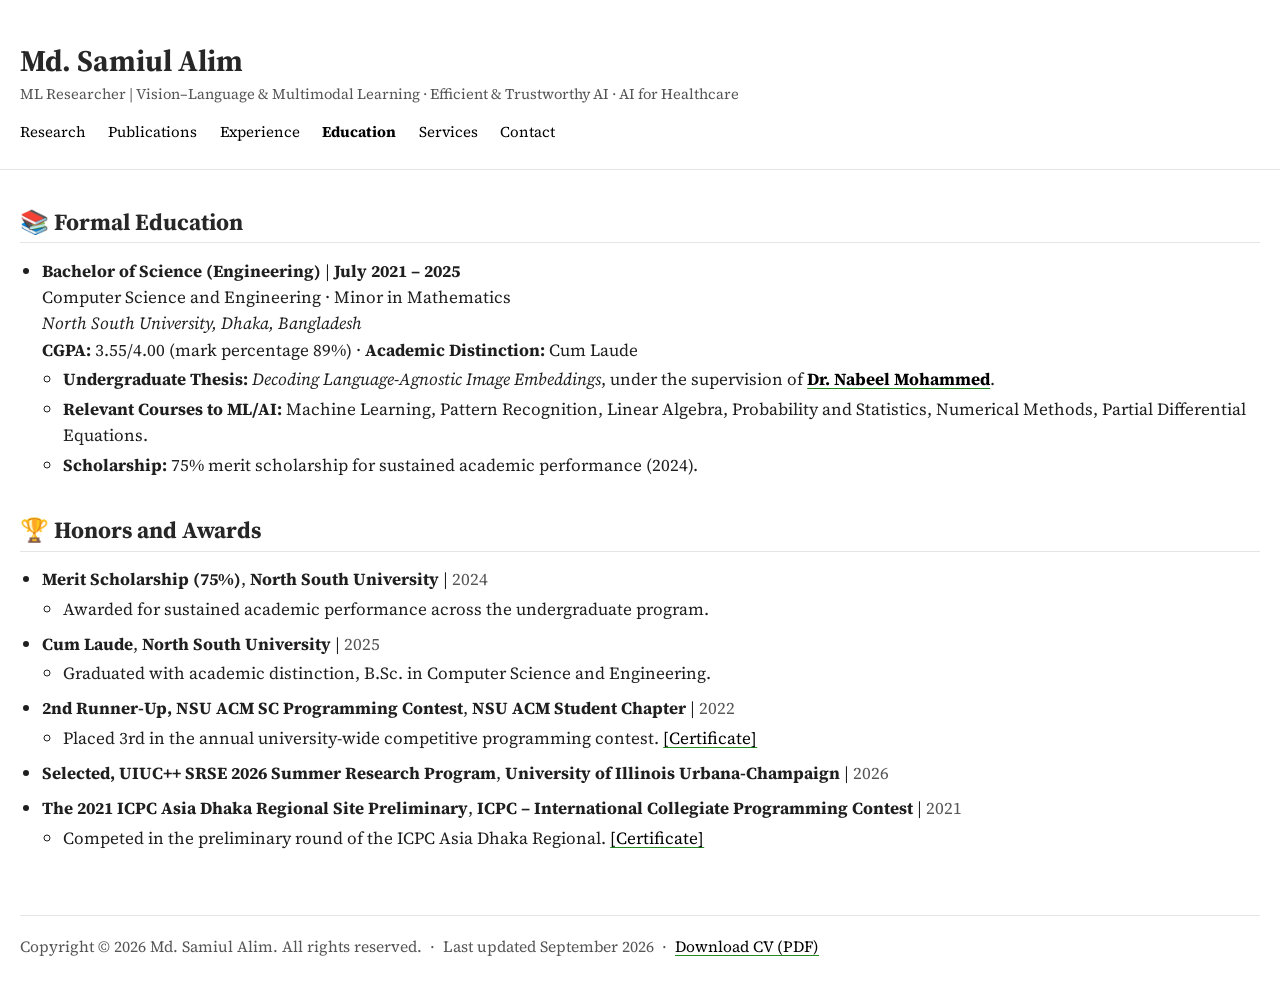
<file: education.html>
<!DOCTYPE html>
<html lang="en">
<head>
    <meta charset="UTF-8">
    <meta name="viewport" content="width=device-width, initial-scale=1.0">
    <title>Md. Samiul Alim — Education</title>
    <meta name="description" content="Education, honors, and awards of Md. Samiul Alim: B.Sc. in Computer Science and Engineering (Minor in Mathematics, Cum Laude), North South University.">
    <link rel="icon" href="data:image/svg+xml,%3Csvg xmlns='http://www.w3.org/2000/svg' viewBox='0 0 64 64'%3E%3Crect width='64' height='64' rx='12' fill='%238b0000'/%3E%3Ctext x='32' y='43' font-family='Georgia,serif' font-size='30' font-weight='700' fill='white' text-anchor='middle'%3ESA%3C/text%3E%3C/svg%3E">
    <link rel="preconnect" href="https://fonts.googleapis.com">
    <link rel="preconnect" href="https://fonts.gstatic.com" crossorigin>
    <link href="https://fonts.googleapis.com/css2?family=Source+Serif+4:ital,opsz,wght@0,8..60,400;0,8..60,600;0,8..60,700;1,8..60,400;1,8..60,600&display=swap" rel="stylesheet">
    <link rel="stylesheet" href="css/styles.css?v=20260910a">
</head>
<body>
<div class="wrapper">

    <div class="navbar container">
        <div class="brand">
            <a href="index.html" class="author-name">Md. Samiul Alim</a>
            <span class="author-tagline">ML Researcher | Vision&ndash;Language &amp; Multimodal Learning &middot; Efficient &amp; Trustworthy AI &middot; AI for Healthcare</span>
        </div>
        <ul class="navbar-ul">
            <li><a href="index.html">Research</a></li>
            <li><a href="publications.html">Publications</a></li>
            <li><a href="experience.html">Experience</a></li>
            <li><a href="education.html" class="current">Education</a></li>
            <li><a href="services.html">Services</a></li>
            <li><a href="contact.html">Contact</a></li>
        </ul>
    </div>
    <hr>

    <div class="container content">

        <!-- Formal education -->
        <h2 id="formal-education">📚 Formal Education</h2>
        <hr>
        <ul class="exp">
            <li>
                <p><span class="role">Bachelor of Science (Engineering)</span> | <b>July 2021 &ndash; 2025</b><br>
                    Computer Science and Engineering &middot; Minor in Mathematics<br>
                    <i>North South University, Dhaka, Bangladesh</i><br>
                    <b>CGPA:</b> 3.55/4.00 (mark percentage 89%) &middot; <b>Academic Distinction:</b> Cum Laude</p>
                <ul>
                    <li><b>Undergraduate Thesis:</b> <i>Decoding Language-Agnostic Image Embeddings</i>, under the supervision of <b><a href="https://scholar.google.com/citations?user=w5djOYsAAAAJ&amp;hl=en" target="_blank" rel="noopener">Dr.&nbsp;Nabeel Mohammed</a></b>.</li>
                    <li><b>Relevant Courses to ML/AI:</b> Machine Learning, Pattern Recognition, Linear Algebra, Probability and Statistics, Numerical Methods, Partial Differential Equations.</li>
                    <li><b>Scholarship:</b> 75% merit scholarship for sustained academic performance (2024).</li>
                </ul>
            </li>
        </ul>

        <!-- Honors and awards -->
        <h2 id="honors">🏆 Honors and Awards</h2>
        <hr>
        <ul class="exp">
            <li>
                <p><span class="role">Merit Scholarship (75%)</span>, <span class="company">North South University</span> | <span class="date">2024</span></p>
                <ul>
                    <li>Awarded for sustained academic performance across the undergraduate program.</li>
                </ul>
            </li>
            <li>
                <p><span class="role">Cum Laude</span>, <span class="company">North South University</span> | <span class="date">2025</span></p>
                <ul>
                    <li>Graduated with academic distinction, B.Sc. in Computer Science and Engineering.</li>
                </ul>
            </li>
            <li>
                <p><span class="role">2nd Runner-Up, NSU ACM SC Programming Contest</span>, <span class="company">NSU ACM Student Chapter</span> | <span class="date">2022</span></p>
                <ul>
                    <li>Placed 3rd in the annual university-wide competitive programming contest. <a href="https://drive.google.com/drive/folders/1tuJorr1hrHSOMUEm-uO5o3Yb9Y1uhcF7" target="_blank" rel="noopener">[Certificate]</a></li>
                </ul>
            </li>
            <li>
                <p><span class="role">Selected, UIUC++ SRSE 2026 Summer Research Program</span>, <span class="company">University of Illinois Urbana-Champaign</span> | <span class="date">2026</span></p>
            </li>
            <li>
                <p><span class="role">The 2021 ICPC Asia Dhaka Regional Site Preliminary</span>, <span class="company">ICPC &ndash; International Collegiate Programming Contest</span> | <span class="date">2021</span></p>
                <ul>
                    <li>Competed in the preliminary round of the ICPC Asia Dhaka Regional. <a href="https://drive.google.com/file/d/1PQD9_QAVl84CQfZeoSsQW3EDvL6Mr_ci/view" target="_blank" rel="noopener">[Certificate]</a></li>
                </ul>
            </li>
        </ul>

        <p class="footer">Copyright &copy; 2026 Md. Samiul Alim. All rights reserved. &nbsp;&middot;&nbsp; Last updated September 2026 &nbsp;&middot;&nbsp; <a href="CV_Md__Samiul_Alim.pdf" target="_blank" rel="noopener">Download CV (PDF)</a></p>
    </div>
</div>

<div id="page-contents">
    <h4>Page Contents</h4>
</div>

<script src="js/main.js?v=20260910a"></script>
</body>
</html>
</file>
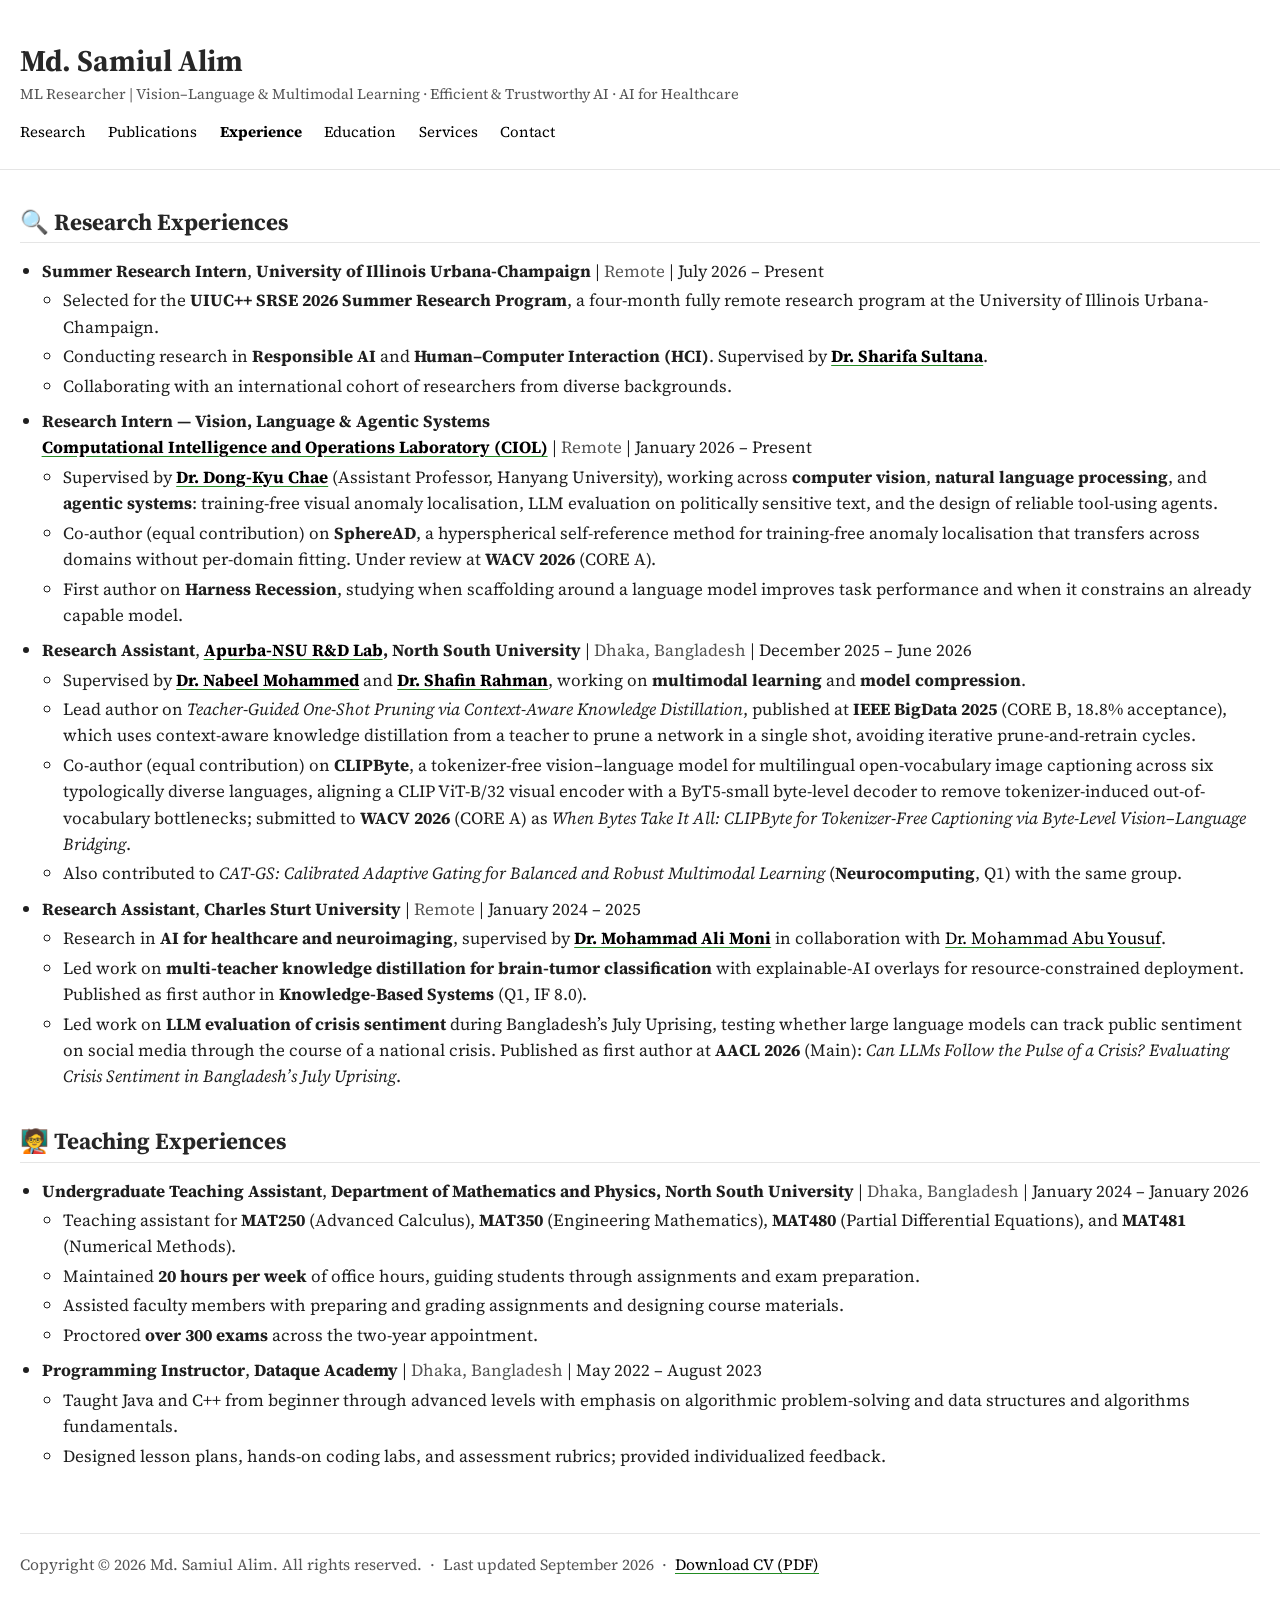
<file: experience.html>
<!DOCTYPE html>
<html lang="en">
<head>
    <meta charset="UTF-8">
    <meta name="viewport" content="width=device-width, initial-scale=1.0">
    <title>Md. Samiul Alim — Experience</title>
    <meta name="description" content="Research and teaching experience of Md. Samiul Alim: UIUC++ SRSE 2026 summer research intern, Research Intern at the Computational Intelligence and Operations Laboratory (CIOL), Research Assistant at the Apurba-NSU R&amp;D Lab, and undergraduate teaching assistant in mathematics.">
    <link rel="icon" href="data:image/svg+xml,%3Csvg xmlns='http://www.w3.org/2000/svg' viewBox='0 0 64 64'%3E%3Crect width='64' height='64' rx='12' fill='%238b0000'/%3E%3Ctext x='32' y='43' font-family='Georgia,serif' font-size='30' font-weight='700' fill='white' text-anchor='middle'%3ESA%3C/text%3E%3C/svg%3E">
    <link rel="preconnect" href="https://fonts.googleapis.com">
    <link rel="preconnect" href="https://fonts.gstatic.com" crossorigin>
    <link href="https://fonts.googleapis.com/css2?family=Source+Serif+4:ital,opsz,wght@0,8..60,400;0,8..60,600;0,8..60,700;1,8..60,400;1,8..60,600&display=swap" rel="stylesheet">
    <link rel="stylesheet" href="css/styles.css?v=20260910a">
</head>
<body>
<div class="wrapper">

    <div class="navbar container">
        <div class="brand">
            <a href="index.html" class="author-name">Md. Samiul Alim</a>
            <span class="author-tagline">ML Researcher | Vision&ndash;Language &amp; Multimodal Learning &middot; Efficient &amp; Trustworthy AI &middot; AI for Healthcare</span>
        </div>
        <ul class="navbar-ul">
            <li><a href="index.html">Research</a></li>
            <li><a href="publications.html">Publications</a></li>
            <li><a href="experience.html" class="current">Experience</a></li>
            <li><a href="education.html">Education</a></li>
            <li><a href="services.html">Services</a></li>
            <li><a href="contact.html">Contact</a></li>
        </ul>
    </div>
    <hr>

    <div class="container content">

        <!-- Research experiences -->
        <h2 id="research">🔍 Research Experiences</h2>
        <hr>
        <ul class="exp">
            <li>
                <p><span class="role">Summer Research Intern</span>, <span class="company">University of Illinois Urbana-Champaign</span> |
                    <span class="date">Remote</span> | July 2026 &ndash; Present</p>
                <ul>
                    <li>Selected for the <b>UIUC++ SRSE 2026 Summer Research Program</b>, a four-month fully remote research program at the University of Illinois Urbana-Champaign.</li>
                    <li>Conducting research in <b>Responsible AI</b> and <b>Human&ndash;Computer Interaction (HCI)</b>. Supervised by <b><a href="https://www.sharifasultana.com/" target="_blank" rel="noopener">Dr.&nbsp;Sharifa Sultana</a></b>.</li>
                    <li>Collaborating with an international cohort of researchers from diverse backgrounds.</li>
                </ul>
            </li>
            <li>
                <p><span class="role">Research Intern &mdash; Vision, Language &amp; Agentic Systems</span><br>
                    <span class="company"><a href="https://ciol-researchlab.github.io/" target="_blank" rel="noopener">Computational Intelligence and Operations Laboratory (CIOL)</a></span> |
                    <span class="date">Remote</span> | January 2026 &ndash; Present</p>
                <ul>
                    <li>Supervised by <b><a href="https://scholar.google.com/citations?user=cUkDvwQAAAAJ&amp;hl=en" target="_blank" rel="noopener">Dr.&nbsp;Dong-Kyu Chae</a></b> (Assistant Professor, Hanyang University), working across <b>computer vision</b>, <b>natural language processing</b>, and <b>agentic systems</b>: training-free visual anomaly localisation, LLM evaluation on politically sensitive text, and the design of reliable tool-using agents.</li>
                    <li>Co-author (equal contribution) on <b>SphereAD</b>, a hyperspherical self-reference method for training-free anomaly localisation that transfers across domains without per-domain fitting. Under review at <b>WACV 2026</b> (CORE A).</li>
                    <li>First author on <b>Harness Recession</b>, studying when scaffolding around a language model improves task performance and when it constrains an already capable model.</li>
                </ul>
            </li>
            <li>
                <p><span class="role">Research Assistant</span>, <span class="company"><a href="https://apurba.com.bd/#Research" target="_blank" rel="noopener">Apurba-NSU R&amp;D Lab</a>, North South University</span> |
                    <span class="date">Dhaka, Bangladesh</span> | December 2025 &ndash; June 2026</p>
                <ul>
                    <li>Supervised by <b><a href="https://scholar.google.com/citations?user=w5djOYsAAAAJ&amp;hl=en" target="_blank" rel="noopener">Dr.&nbsp;Nabeel Mohammed</a></b> and <b><a href="https://scholar.google.com/citations?user=Pe8C-SUAAAAJ&amp;hl=en" target="_blank" rel="noopener">Dr.&nbsp;Shafin Rahman</a></b>, working on <b>multimodal learning</b> and <b>model compression</b>.</li>
                    <li>Lead author on <i>Teacher-Guided One-Shot Pruning via Context-Aware Knowledge Distillation</i>, published at <b>IEEE BigData 2025</b> (CORE B, 18.8% acceptance), which uses context-aware knowledge distillation from a teacher to prune a network in a single shot, avoiding iterative prune-and-retrain cycles.</li>
                    <li>Co-author (equal contribution) on <b>CLIPByte</b>, a tokenizer-free vision&ndash;language model for multilingual open-vocabulary image captioning across six typologically diverse languages, aligning a CLIP ViT-B/32 visual encoder with a ByT5-small byte-level decoder to remove tokenizer-induced out-of-vocabulary bottlenecks; submitted to <b>WACV 2026</b> (CORE A) as <i>When Bytes Take It All: CLIPByte for Tokenizer-Free Captioning via Byte-Level Vision&ndash;Language Bridging</i>.</li>
                    <li>Also contributed to <i>CAT-GS: Calibrated Adaptive Gating for Balanced and Robust Multimodal Learning</i> (<b>Neurocomputing</b>, Q1) with the same group.</li>
                </ul>
            </li>
            <li>
                <p><span class="role">Research Assistant</span>, <span class="company">Charles Sturt University</span> |
                    <span class="date">Remote</span> | January 2024 &ndash; 2025</p>
                <ul>
                    <li>Research in <b>AI for healthcare and neuroimaging</b>, supervised by <b><a href="https://scholar.google.com/citations?user=JnwcUwkAAAAJ&amp;hl=en" target="_blank" rel="noopener">Dr.&nbsp;Mohammad Ali Moni</a></b> in collaboration with <a href="https://scholar.google.com/citations?user=r2wOKBEAAAAJ&amp;hl=en" target="_blank" rel="noopener">Dr.&nbsp;Mohammad Abu Yousuf</a>.</li>
                    <li>Led work on <b>multi-teacher knowledge distillation for brain-tumor classification</b> with explainable-AI overlays for resource-constrained deployment. Published as first author in <b>Knowledge-Based Systems</b> (Q1, IF 8.0).</li>
                    <li>Led work on <b>LLM evaluation of crisis sentiment</b> during Bangladesh&rsquo;s July Uprising, testing whether large language models can track public sentiment on social media through the course of a national crisis. Published as first author at <b>AACL 2026</b> (Main): <i>Can LLMs Follow the Pulse of a Crisis? Evaluating Crisis Sentiment in Bangladesh&rsquo;s July Uprising</i>.</li>
                </ul>
            </li>
        </ul>

        <!-- Teaching experiences -->
        <h2 id="teaching">🧑‍🏫 Teaching Experiences</h2>
        <hr>
        <ul class="exp">
            <li>
                <p><span class="role">Undergraduate Teaching Assistant</span>, <span class="company">Department of Mathematics and Physics, North South University</span> |
                    <span class="date">Dhaka, Bangladesh</span> | January 2024 &ndash; January 2026</p>
                <ul>
                    <li>Teaching assistant for <b>MAT250</b> (Advanced Calculus), <b>MAT350</b> (Engineering Mathematics), <b>MAT480</b> (Partial Differential Equations), and <b>MAT481</b> (Numerical Methods).</li>
                    <li>Maintained <b>20 hours per week</b> of office hours, guiding students through assignments and exam preparation.</li>
                    <li>Assisted faculty members with preparing and grading assignments and designing course materials.</li>
                    <li>Proctored <b>over 300 exams</b> across the two-year appointment.</li>
                </ul>
            </li>
            <li>
                <p><span class="role">Programming Instructor</span>, <span class="company">Dataque Academy</span> |
                    <span class="date">Dhaka, Bangladesh</span> | May 2022 &ndash; August 2023</p>
                <ul>
                    <li>Taught Java and C++ from beginner through advanced levels with emphasis on algorithmic problem-solving and data structures and algorithms fundamentals.</li>
                    <li>Designed lesson plans, hands-on coding labs, and assessment rubrics; provided individualized feedback.</li>
                </ul>
            </li>
        </ul>

        <p class="footer">Copyright &copy; 2026 Md. Samiul Alim. All rights reserved. &nbsp;&middot;&nbsp; Last updated September 2026 &nbsp;&middot;&nbsp; <a href="CV_Md__Samiul_Alim.pdf" target="_blank" rel="noopener">Download CV (PDF)</a></p>
    </div>
</div>

<div id="page-contents">
    <h4>Page Contents</h4>
</div>

<script src="js/main.js?v=20260910a"></script>
</body>
</html>
</file>
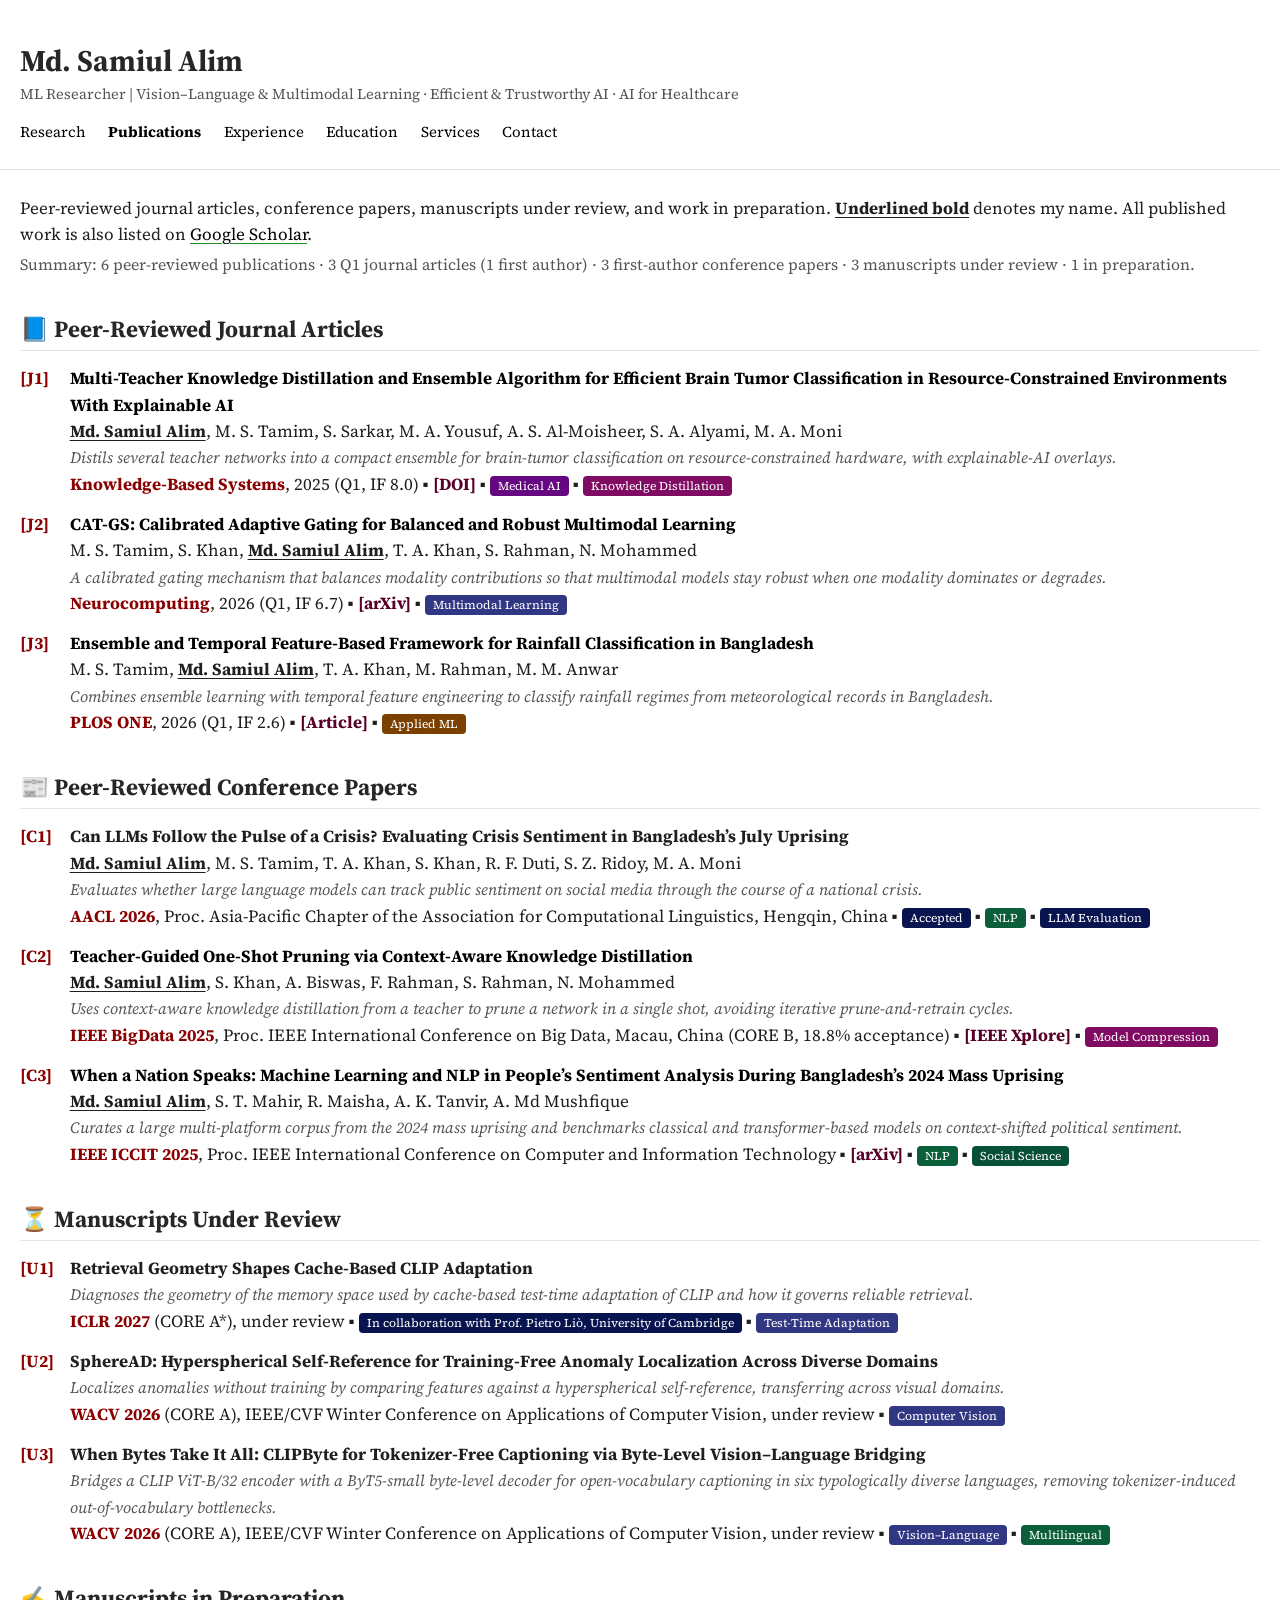
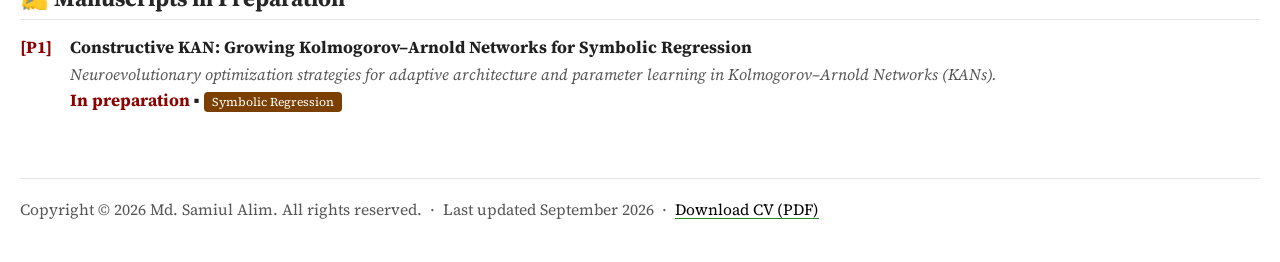
<file: publications.html>
<!DOCTYPE html>
<html lang="en">
<head>
    <meta charset="UTF-8">
    <meta name="viewport" content="width=device-width, initial-scale=1.0">
    <title>Md. Samiul Alim — Publications</title>
    <meta name="description" content="Publications of Md. Samiul Alim: Q1 journal articles in Knowledge-Based Systems, Neurocomputing, and PLOS ONE; conference papers at AACL 2026, IEEE BigData 2025, and ICCIT 2025; manuscripts under review at ICLR 2027 and WACV 2026.">
    <link rel="icon" href="data:image/svg+xml,%3Csvg xmlns='http://www.w3.org/2000/svg' viewBox='0 0 64 64'%3E%3Crect width='64' height='64' rx='12' fill='%238b0000'/%3E%3Ctext x='32' y='43' font-family='Georgia,serif' font-size='30' font-weight='700' fill='white' text-anchor='middle'%3ESA%3C/text%3E%3C/svg%3E">
    <link rel="preconnect" href="https://fonts.googleapis.com">
    <link rel="preconnect" href="https://fonts.gstatic.com" crossorigin>
    <link href="https://fonts.googleapis.com/css2?family=Source+Serif+4:ital,opsz,wght@0,8..60,400;0,8..60,600;0,8..60,700;1,8..60,400;1,8..60,600&display=swap" rel="stylesheet">
    <link rel="stylesheet" href="css/styles.css?v=20260910a">
</head>
<body>
<div class="wrapper">

    <div class="navbar container">
        <div class="brand">
            <a href="index.html" class="author-name">Md. Samiul Alim</a>
            <span class="author-tagline">ML Researcher | Vision&ndash;Language &amp; Multimodal Learning &middot; Efficient &amp; Trustworthy AI &middot; AI for Healthcare</span>
        </div>
        <ul class="navbar-ul">
            <li><a href="index.html">Research</a></li>
            <li><a href="publications.html" class="current">Publications</a></li>
            <li><a href="experience.html">Experience</a></li>
            <li><a href="education.html">Education</a></li>
            <li><a href="services.html">Services</a></li>
            <li><a href="contact.html">Contact</a></li>
        </ul>
    </div>
    <hr>

    <div class="container content">

        <h2 id="all-pubs" class="hidden-header">📚 All Publications</h2>
        <p>
            Peer-reviewed journal articles, conference papers, manuscripts under review, and work in preparation.
            <span class="me">Underlined bold</span> denotes my name. All published work is also listed on
            <a href="https://scholar.google.com/citations?user=IoSDUSQAAAAJ&amp;hl=en" target="_blank" rel="noopener">Google Scholar</a>.
        </p>
        <p class="pub-note">
            Summary: 6 peer-reviewed publications &middot; 3 Q1 journal articles (1 first author) &middot; 3 first-author conference papers &middot; 3 manuscripts under review &middot; 1 in preparation.
        </p>

        <!-- Journal articles -->
        <h2 id="journal">📘 Peer-Reviewed Journal Articles</h2>
        <hr>
        <ul class="pub-list">
            <li>
                <p class="paper">
                    <span class="pub-num">[J1]</span>
                    <span class="paper-title"><a href="https://doi.org/10.1016/j.knosys.2025.114711" target="_blank" rel="noopener">Multi-Teacher Knowledge Distillation and Ensemble Algorithm for Efficient Brain Tumor Classification in Resource-Constrained Environments With Explainable AI</a></span><br>
                    <span class="me">Md. Samiul Alim</span>, M. S. Tamim, S. Sarkar, M. A. Yousuf, A. S. Al-Moisheer, S. A. Alyami, M. A. Moni<br>
                    <em class="paper-summary">Distils several teacher networks into a compact ensemble for brain-tumor classification on resource-constrained hardware, with explainable-AI overlays.</em><br>
                    <span class="venue">Knowledge-Based Systems</span>, 2025 (Q1, IF 8.0) &#9642;
                    <a href="https://doi.org/10.1016/j.knosys.2025.114711" target="_blank" rel="noopener" class="plain"><span class="plink">[DOI]</span></a> &#9642;
                    <span class="tag-btn t-med">Medical AI</span> &#9642;
                    <span class="tag-btn t-eff">Knowledge Distillation</span>
                </p>
            </li>
            <li>
                <p class="paper">
                    <span class="pub-num">[J2]</span>
                    <span class="paper-title"><a href="https://arxiv.org/abs/2608.24947" target="_blank" rel="noopener">CAT-GS: Calibrated Adaptive Gating for Balanced and Robust Multimodal Learning</a></span><br>
                    M. S. Tamim, S. Khan, <span class="me">Md. Samiul Alim</span>, T. A. Khan, S. Rahman, N. Mohammed<br>
                    <em class="paper-summary">A calibrated gating mechanism that balances modality contributions so that multimodal models stay robust when one modality dominates or degrades.</em><br>
                    <span class="venue">Neurocomputing</span>, 2026 (Q1, IF 6.7) &#9642;
                    <a href="https://arxiv.org/abs/2608.24947" target="_blank" rel="noopener" class="plain"><span class="plink">[arXiv]</span></a> &#9642;
                    <span class="tag-btn t-vlm">Multimodal Learning</span>
                </p>
            </li>
            <li>
                <p class="paper">
                    <span class="pub-num">[J3]</span>
                    <span class="paper-title"><a href="https://journals.plos.org/plosone/article?id=10.1371/journal.pone.0342646" target="_blank" rel="noopener">Ensemble and Temporal Feature-Based Framework for Rainfall Classification in Bangladesh</a></span><br>
                    M. S. Tamim, <span class="me">Md. Samiul Alim</span>, T. A. Khan, M. Rahman, M. M. Anwar<br>
                    <em class="paper-summary">Combines ensemble learning with temporal feature engineering to classify rainfall regimes from meteorological records in Bangladesh.</em><br>
                    <span class="venue">PLOS ONE</span>, 2026 (Q1, IF 2.6) &#9642;
                    <a href="https://journals.plos.org/plosone/article?id=10.1371/journal.pone.0342646" target="_blank" rel="noopener" class="plain"><span class="plink">[Article]</span></a> &#9642;
                    <span class="tag-btn t-ml">Applied ML</span>
                </p>
            </li>
        </ul>

        <!-- Conference papers -->
        <h2 id="conference">📰 Peer-Reviewed Conference Papers</h2>
        <hr>
        <ul class="pub-list">
            <li>
                <p class="paper">
                    <span class="pub-num">[C1]</span>
                    <span class="paper-title">Can LLMs Follow the Pulse of a Crisis? Evaluating Crisis Sentiment in Bangladesh&rsquo;s July Uprising</span><br>
                    <span class="me">Md. Samiul Alim</span>, M. S. Tamim, T. A. Khan, S. Khan, R. F. Duti, S. Z. Ridoy, M. A. Moni<br>
                    <em class="paper-summary">Evaluates whether large language models can track public sentiment on social media through the course of a national crisis.</em><br>
                    <span class="venue">AACL 2026</span>, Proc. Asia-Pacific Chapter of the Association for Computational Linguistics, Hengqin, China &#9642;
                    <span class="tag-btn t-note">Accepted</span> &#9642;
                    <span class="tag-btn t-nlp">NLP</span> &#9642;
                    <span class="tag-btn t-note">LLM Evaluation</span>
                </p>
            </li>
            <li>
                <p class="paper">
                    <span class="pub-num">[C2]</span>
                    <span class="paper-title"><a href="https://ieeexplore.ieee.org/document/11401839" target="_blank" rel="noopener">Teacher-Guided One-Shot Pruning via Context-Aware Knowledge Distillation</a></span><br>
                    <span class="me">Md. Samiul Alim</span>, S. Khan, A. Biswas, F. Rahman, S. Rahman, N. Mohammed<br>
                    <em class="paper-summary">Uses context-aware knowledge distillation from a teacher to prune a network in a single shot, avoiding iterative prune-and-retrain cycles.</em><br>
                    <span class="venue">IEEE BigData 2025</span>, Proc. IEEE International Conference on Big Data, Macau, China (CORE B, 18.8% acceptance) &#9642;
                    <a href="https://ieeexplore.ieee.org/document/11401839" target="_blank" rel="noopener" class="plain"><span class="plink">[IEEE Xplore]</span></a> &#9642;
                    <span class="tag-btn t-eff">Model Compression</span>
                </p>
            </li>
            <li>
                <p class="paper">
                    <span class="pub-num">[C3]</span>
                    <span class="paper-title"><a href="https://arxiv.org/abs/2512.15547" target="_blank" rel="noopener">When a Nation Speaks: Machine Learning and NLP in People&rsquo;s Sentiment Analysis During Bangladesh&rsquo;s 2024 Mass Uprising</a></span><br>
                    <span class="me">Md. Samiul Alim</span>, S. T. Mahir, R. Maisha, A. K. Tanvir, A. Md Mushfique<br>
                    <em class="paper-summary">Curates a large multi-platform corpus from the 2024 mass uprising and benchmarks classical and transformer-based models on context-shifted political sentiment.</em><br>
                    <span class="venue">IEEE ICCIT 2025</span>, Proc. IEEE International Conference on Computer and Information Technology &#9642;
                    <a href="https://arxiv.org/abs/2512.15547" target="_blank" rel="noopener" class="plain"><span class="plink">[arXiv]</span></a> &#9642;
                    <span class="tag-btn t-nlp">NLP</span> &#9642;
                    <span class="tag-btn t-hci">Social Science</span>
                </p>
            </li>
        </ul>

        <!-- Under review -->
        <h2 id="under-review">⏳ Manuscripts Under Review</h2>
        <hr>
        <ul class="pub-list">
            <li>
                <p class="paper">
                    <span class="pub-num">[U1]</span>
                    <span class="paper-title">Retrieval Geometry Shapes Cache-Based CLIP Adaptation</span><br>
                    <em class="paper-summary">Diagnoses the geometry of the memory space used by cache-based test-time adaptation of CLIP and how it governs reliable retrieval.</em><br>
                    <span class="venue">ICLR 2027</span> (CORE A*), under review &#9642;
                    <span class="tag-btn t-note">In collaboration with Prof. Pietro Li&ograve;, University of Cambridge</span> &#9642;
                    <span class="tag-btn t-vlm">Test-Time Adaptation</span>
                </p>
            </li>
            <li>
                <p class="paper">
                    <span class="pub-num">[U2]</span>
                    <span class="paper-title">SphereAD: Hyperspherical Self-Reference for Training-Free Anomaly Localization Across Diverse Domains</span><br>
                    <em class="paper-summary">Localizes anomalies without training by comparing features against a hyperspherical self-reference, transferring across visual domains.</em><br>
                    <span class="venue">WACV 2026</span> (CORE A), IEEE/CVF Winter Conference on Applications of Computer Vision, under review &#9642;
                    <span class="tag-btn t-vlm">Computer Vision</span>
                </p>
            </li>
            <li>
                <p class="paper">
                    <span class="pub-num">[U3]</span>
                    <span class="paper-title">When Bytes Take It All: CLIPByte for Tokenizer-Free Captioning via Byte-Level Vision&ndash;Language Bridging</span><br>
                    <em class="paper-summary">Bridges a CLIP ViT-B/32 encoder with a ByT5-small byte-level decoder for open-vocabulary captioning in six typologically diverse languages, removing tokenizer-induced out-of-vocabulary bottlenecks.</em><br>
                    <span class="venue">WACV 2026</span> (CORE A), IEEE/CVF Winter Conference on Applications of Computer Vision, under review &#9642;
                    <span class="tag-btn t-vlm">Vision&ndash;Language</span> &#9642;
                    <span class="tag-btn t-nlp">Multilingual</span>
                </p>
            </li>
        </ul>

        <!-- In preparation -->
        <h2 id="in-prep">✍️ Manuscripts in Preparation</h2>
        <hr>
        <ul class="pub-list">
            <li>
                <p class="paper">
                    <span class="pub-num">[P1]</span>
                    <span class="paper-title">Constructive KAN: Growing Kolmogorov&ndash;Arnold Networks for Symbolic Regression</span><br>
                    <em class="paper-summary">Neuroevolutionary optimization strategies for adaptive architecture and parameter learning in Kolmogorov&ndash;Arnold Networks (KANs).</em><br>
                    <span class="venue">In preparation</span> &#9642;
                    <span class="tag-btn t-ml">Symbolic Regression</span>
                </p>
            </li>
        </ul>

        <p class="footer">Copyright &copy; 2026 Md. Samiul Alim. All rights reserved. &nbsp;&middot;&nbsp; Last updated September 2026 &nbsp;&middot;&nbsp; <a href="CV_Md__Samiul_Alim.pdf" target="_blank" rel="noopener">Download CV (PDF)</a></p>
    </div>
</div>

<div id="page-contents">
    <h4>Page Contents</h4>
</div>

<script src="js/main.js?v=20260910a"></script>
</body>
</html>
</file>
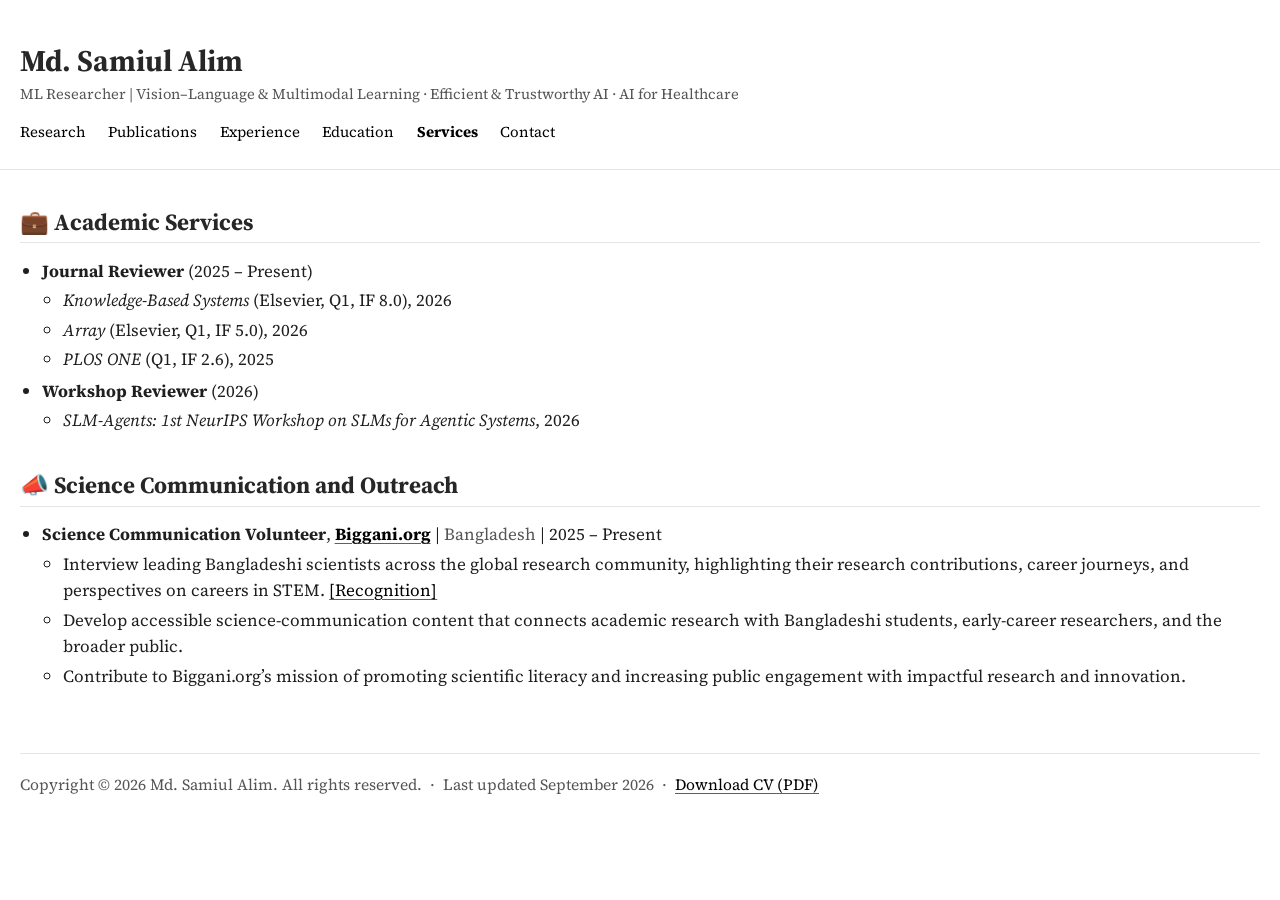
<file: services.html>
<!DOCTYPE html>
<html lang="en">
<head>
    <meta charset="UTF-8">
    <meta name="viewport" content="width=device-width, initial-scale=1.0">
    <title>Md. Samiul Alim — Services</title>
    <meta name="description" content="Academic service, peer review, and science communication by Md. Samiul Alim.">
    <link rel="icon" href="data:image/svg+xml,%3Csvg xmlns='http://www.w3.org/2000/svg' viewBox='0 0 64 64'%3E%3Crect width='64' height='64' rx='12' fill='%238b0000'/%3E%3Ctext x='32' y='43' font-family='Georgia,serif' font-size='30' font-weight='700' fill='white' text-anchor='middle'%3ESA%3C/text%3E%3C/svg%3E">
    <link rel="preconnect" href="https://fonts.googleapis.com">
    <link rel="preconnect" href="https://fonts.gstatic.com" crossorigin>
    <link href="https://fonts.googleapis.com/css2?family=Source+Serif+4:ital,opsz,wght@0,8..60,400;0,8..60,600;0,8..60,700;1,8..60,400;1,8..60,600&display=swap" rel="stylesheet">
    <link rel="stylesheet" href="css/styles.css?v=20260910a">
</head>
<body>
<div class="wrapper">

    <div class="navbar container">
        <div class="brand">
            <a href="index.html" class="author-name">Md. Samiul Alim</a>
            <span class="author-tagline">ML Researcher | Vision&ndash;Language &amp; Multimodal Learning &middot; Efficient &amp; Trustworthy AI &middot; AI for Healthcare</span>
        </div>
        <ul class="navbar-ul">
            <li><a href="index.html">Research</a></li>
            <li><a href="publications.html">Publications</a></li>
            <li><a href="experience.html">Experience</a></li>
            <li><a href="education.html">Education</a></li>
            <li><a href="services.html" class="current">Services</a></li>
            <li><a href="contact.html">Contact</a></li>
        </ul>
    </div>
    <hr>

    <div class="container content">

        <!-- Peer review -->
        <h2 id="peer-review">💼 Academic Services</h2>
        <hr>
        <ul>
            <li><b>Journal Reviewer</b> (2025 &ndash; Present)
                <ul>
                    <li><i>Knowledge-Based Systems</i> (Elsevier, Q1, IF 8.0), 2026</li>
                    <li><i>Array</i> (Elsevier, Q1, IF 5.0), 2026</li>
                    <li><i>PLOS ONE</i> (Q1, IF 2.6), 2025</li>
                </ul>
            </li>
            <li><b>Workshop Reviewer</b> (2026)
                <ul>
                    <li><i>SLM-Agents: 1st NeurIPS Workshop on SLMs for Agentic Systems</i>, 2026</li>
                </ul>
            </li>
        </ul>

        <!-- Science communication -->
        <h2 id="outreach">📣 Science Communication and Outreach</h2>
        <hr>
        <ul class="exp">
            <li>
                <p><span class="role">Science Communication Volunteer</span>, <span class="company"><a href="https://biggani.org/" target="_blank" rel="noopener">Biggani.org</a></span> |
                    <span class="date">Bangladesh</span> | 2025 &ndash; Present</p>
                <ul>
                    <li>Interview leading Bangladeshi scientists across the global research community, highlighting their research contributions, career journeys, and perspectives on careers in STEM. <a href="https://drive.google.com/file/d/1EJUvuATK5aCVDXEDKUMUKyO81bxxXnhn/view?usp=sharing" target="_blank" rel="noopener">[Recognition]</a></li>
                    <li>Develop accessible science-communication content that connects academic research with Bangladeshi students, early-career researchers, and the broader public.</li>
                    <li>Contribute to Biggani.org&rsquo;s mission of promoting scientific literacy and increasing public engagement with impactful research and innovation.</li>
                </ul>
            </li>
        </ul>

        <p class="footer">Copyright &copy; 2026 Md. Samiul Alim. All rights reserved. &nbsp;&middot;&nbsp; Last updated September 2026 &nbsp;&middot;&nbsp; <a href="CV_Md__Samiul_Alim.pdf" target="_blank" rel="noopener">Download CV (PDF)</a></p>
    </div>
</div>

<div id="page-contents">
    <h4>Page Contents</h4>
</div>

<script src="js/main.js?v=20260910a"></script>
</body>
</html>
</file>
<file: css/styles.css>
/* ==========================================================================
   Md. Samiul Alim — Academic Portfolio
   Single-column, text-forward academic layout.
   ========================================================================== */

:root {
    --text: #1f1f1f;
    --muted: #555555;
    --heading: #272727;
    --accent: #8b0000;          /* venue names, stats box, tags */
    --accent-soft: #fdf6f0;     /* stats inner boxes */
    --link-line: #228b22;       /* link underline and hover */
    --rule: rgba(0, 0, 0, 0.1);
    --panel: #f8f8f8;
    --font: 'Source Serif 4', Georgia, 'Times New Roman', serif;
}

/* Base ------------------------------------------------------------------- */
* {
    box-sizing: border-box;
}

html {
    height: 100%;
    margin: 0;
    padding: 0;
    scroll-behavior: smooth;
}

body {
    margin: 0;
    font-family: var(--font);
    font-size: 17px;
    line-height: 1.55;
    color: var(--text);
    background: #ffffff;
    -webkit-font-smoothing: antialiased;
}

b, strong {
    font-weight: 700;
}

a {
    color: #000000;
    text-decoration: underline;
    text-underline-offset: 3px;
    text-decoration-color: var(--link-line);
}

a:hover {
    color: var(--link-line);
    text-decoration-color: var(--link-line);
}

a.plain {
    text-decoration: none;
}

hr {
    border: 0;
    height: 0;
    border-top: 1px solid var(--rule);
    margin: 0 0 0.9rem 0;
}

img {
    max-width: 100%;
}

p {
    margin: 0.35rem 0;
}

h2 {
    font-size: 1.45rem;
    font-weight: 700;
    color: var(--heading);
    margin: 2.3rem 0 0.35rem 0;
    line-height: 1.3;
}

h2 a {
    text-decoration: none;
}

h2.hidden-header {
    position: relative;
    width: 100%;
    height: 0;
    margin: 0;
    padding: 0;
    overflow: hidden;
    visibility: hidden;
}

h3 {
    font-size: 1.1rem;
    font-weight: 700;
    margin: 1.4rem 0 0.3rem 0;
}

h4 {
    margin: 0 0 0.5rem 0;
}

ul, ol {
    margin: 0.3rem 0;
    padding: 0 0 0 1.35rem;
}

li {
    margin: 0.2rem 0;
}

li > ul, li > ol {
    margin-top: 0.15rem;
}

code {
    font-family: 'Courier New', Courier, monospace;
    font-size: 0.92em;
}

/* Layout ----------------------------------------------------------------- */
.wrapper {
    min-height: 100%;
}

.container {
    max-width: 1280px;
    margin: 0 auto;
    padding: 0 20px;
}

/* Header / navigation ---------------------------------------------------- */
.navbar {
    display: flex;
    justify-content: space-between;
    align-items: flex-end;
    flex-wrap: wrap;
    gap: 0.75rem 1.5rem;
    padding: 44px 20px 22px;
}

.brand {
    display: flex;
    flex-direction: column;
}

.author-name {
    font-size: 30px;
    font-weight: 700;
    color: var(--heading);
    text-decoration: none;
    line-height: 1.15;
}

.author-name:hover {
    color: var(--heading);
    text-decoration: none;
}

.author-tagline {
    font-size: 11pt;
    font-weight: 400;
    color: var(--muted);
    margin-top: 4px;
}

.navbar-ul {
    list-style: none;
    display: flex;
    flex-wrap: wrap;
    gap: 0.2rem 1.4rem;
    margin: 0;
    padding: 0;
    font-size: 15px;
}

.navbar-ul a {
    text-decoration: none;
}

.navbar-ul a:hover {
    text-decoration: underline;
}

.navbar-ul a.current {
    font-weight: 700;
}

.navbar + hr {
    margin-bottom: 1.2rem;
}

/* Career summary --------------------------------------------------------- */
.profile-picture {
    float: right;
    width: 200px;
    height: 200px;
    border-radius: 50%;
    overflow: hidden;
    position: relative;
    margin: 0 0 20px 24px;
    border: 1px solid var(--rule);
}

/* Head-and-shoulders crop of the full-length photo: enlarge and offset within the circle. */
.profile-picture img {
    position: absolute;
    width: 160%;
    max-width: none;
    left: -27%;
    top: -45%;
}

.directions {
    list-style: none;
    counter-reset: dir;
    margin: 0.2rem 0 0.4rem 0;
    padding-left: 2.1rem;
}

.directions li {
    position: relative;
    margin: 0.25rem 0;
    counter-increment: dir;
}

.directions li::before {
    content: "[" counter(dir) "]";
    position: absolute;
    left: -2.1rem;
}

.contact-line {
    margin-top: 1rem;
}

.badge-row {
    display: flex;
    flex-wrap: wrap;
    gap: 6px 6px;
    margin-top: 0.9rem;
    align-items: center;
}

.badge-row a {
    display: inline-flex;
    text-decoration: none;
    line-height: 0;
}

.badge-row img {
    height: 20px;
}

/* News ------------------------------------------------------------------- */
.news {
    padding-left: 1.35rem;
}

.news li {
    margin: 0.3rem 0;
}

.news .news-date {
    font-weight: 700;
}

/* Publication stats box -------------------------------------------------- */
.outer-box {
    border: 2px solid var(--accent);
    border-radius: 8px;
    padding: 4px;
    background: #ffffff;
    width: 100%;
    margin-top: 1.6rem;
}

.outer-label {
    color: #111111;
    margin: 0 0 3px 6px;
    font-weight: 800;
}

.inner-row {
    display: flex;
    gap: 4px;
}

.inner-box {
    border: 2px solid var(--accent);
    border-radius: 8px;
    padding: 4px 6px;
    background: var(--accent-soft);
    flex: 1 1 0;
}

.inner-box-conf { flex: 3; }
.inner-box-j    { flex: 3.5; }
.inner-box-w    { flex: 2.5; }

.inner-label {
    color: #111111;
    margin-bottom: 3px;
    font-weight: 600;
    font-size: 0.95em;
}

.tags-row {
    display: flex;
    flex-wrap: wrap;
    gap: 3px;
}

.tag,
.tag-x {
    color: #ffffff;
    border-radius: 8px;
    padding: 0 8px;
    font-weight: 400;
    font-size: 0.8em;
    white-space: nowrap;
    line-height: 1.6;
}

.tag   { background: #5b0505; }
.tag-x { background: var(--accent); }

/* Publications ----------------------------------------------------------- */
.pub-list {
    list-style: none;
    padding-left: 0;
}

.pub-list > li {
    margin: 0;
}

.paper {
    margin: 0.85rem 0;
    padding-left: 3.1rem;
    position: relative;
}

.paper .pub-num {
    position: absolute;
    left: 0;
    top: 0;
    font-weight: 700;
    color: var(--accent);
}

.paper.no-num {
    padding-left: 0;
}

.paper-title {
    font-weight: 700;
}

.paper-title a {
    text-decoration: none;
}

.paper-title a:hover {
    text-decoration: underline;
}

.me {
    font-weight: 700;
    text-decoration: underline;
    text-underline-offset: 3px;
}

.paper-summary {
    color: var(--muted);
    font-size: 0.93em;
}

.venue {
    font-weight: 700;
    color: var(--accent);
}

.venue a {
    color: var(--accent);
    text-decoration: none;
}

.plink {
    font-weight: 700;
    color: #58012a;
}

.plink:hover {
    color: var(--link-line);
}

.tag-btn {
    display: inline-block;
    color: #ffffff;
    border: 0;
    border-radius: 4px;
    padding: 1px 8px;
    font-size: 12px;
    font-family: var(--font);
    line-height: 1.5;
    vertical-align: middle;
    white-space: nowrap;
}

.t-vlm  { background: #313783; }
.t-eff  { background: #800b62; }
.t-med  { background: #650781; }
.t-nlp  { background: #0b5e3a; }
.t-ml   { background: #7b3f00; }
.t-hci  { background: #084f38; }
.t-note { background: #08144f; }

.review-badge {
    display: inline;
    background: #ffd700;
    color: #000000;
    border-radius: 8px;
    padding: 0 5px;
    font-weight: 600;
    white-space: nowrap;
}

.see-all {
    margin: 1.2rem 0 0.4rem 0;
    font-weight: 700;
}

.pub-note {
    color: var(--muted);
    font-size: 0.93em;
}

/* Experience / education lists ------------------------------------------- */
.exp > li {
    margin: 0.55rem 0;
}

.exp > li > p {
    margin: 0;
}

.exp .role {
    font-weight: 700;
}

.exp .company {
    font-weight: 700;
}

.exp .date {
    color: var(--muted);
}

.exp ul {
    margin-top: 0.15rem;
}

.exp-short > li {
    margin: 0.25rem 0;
}

.exp-short p {
    margin: 0;
}

/* Contact ---------------------------------------------------------------- */
.contact-list {
    list-style: none;
    padding-left: 0;
}

.contact-list li {
    margin: 0.3rem 0;
    display: flex;
    gap: 0.6rem;
    align-items: baseline;
}

.contact-list .label {
    flex: 0 0 6.5rem;
    font-weight: 700;
}

.ref-list > li {
    margin: 0.7rem 0;
}

.ref-list p {
    margin: 0;
}

/* Footer ----------------------------------------------------------------- */
.footer {
    margin-top: 4rem;
    padding: 1.2rem 0 2.5rem 0;
    border-top: 1px solid var(--rule);
    color: var(--muted);
    font-size: 0.92em;
}

/* Floating page contents ------------------------------------------------- */
#page-contents {
    display: none;
    position: fixed;
    top: 50%;
    right: 24px;
    transform: translateY(-50%);
    width: 15%;
    min-width: 170px;
    max-width: 250px;
    background: var(--panel);
    padding: 10px 12px 6px 14px;
    border: 1px solid #dddddd;
    border-radius: 5px;
    box-shadow: 0 2px 8px rgba(0, 0, 0, 0.15);
    font-size: 14px;
}

#page-contents h4 {
    font-size: 15px;
    color: #444444;
    margin: 0 0 8px 0;
}

#page-contents a {
    display: block;
    margin-bottom: 7px;
    color: #333333;
    text-decoration: none;
    line-height: 1.3;
}

#page-contents a:hover {
    text-decoration: underline;
}

#page-contents a.active {
    font-weight: 700;
    color: var(--accent);
}

@media (min-width: 1720px) {
    #page-contents {
        display: block;
    }
}

/* Responsive ------------------------------------------------------------- */
@media (max-width: 760px) {
    body {
        font-size: 16px;
    }

    .navbar {
        padding: 28px 16px 16px;
        align-items: flex-start;
    }

    .author-name {
        font-size: 26px;
    }

    .navbar-ul {
        gap: 0.2rem 1rem;
        font-size: 14.5px;
    }

    .container {
        padding: 0 16px;
    }

    .profile-picture {
        width: 150px;
        height: 150px;
        margin: 0 0 12px 16px;
    }

    .inner-row {
        flex-direction: column;
    }

    .paper {
        padding-left: 2.7rem;
    }

    .contact-list li {
        display: block;
    }

    .contact-list .label {
        display: block;
    }
}

@media (max-width: 480px) {
    .profile-picture {
        width: 120px;
        height: 120px;
    }

    .author-name {
        font-size: 23px;
    }
}

/* Print ------------------------------------------------------------------ */
@media print {
    #page-contents {
        display: none !important;
    }

    a {
        color: #000000;
        text-decoration: none;
    }

    .container {
        max-width: 100%;
    }
}
</file>
